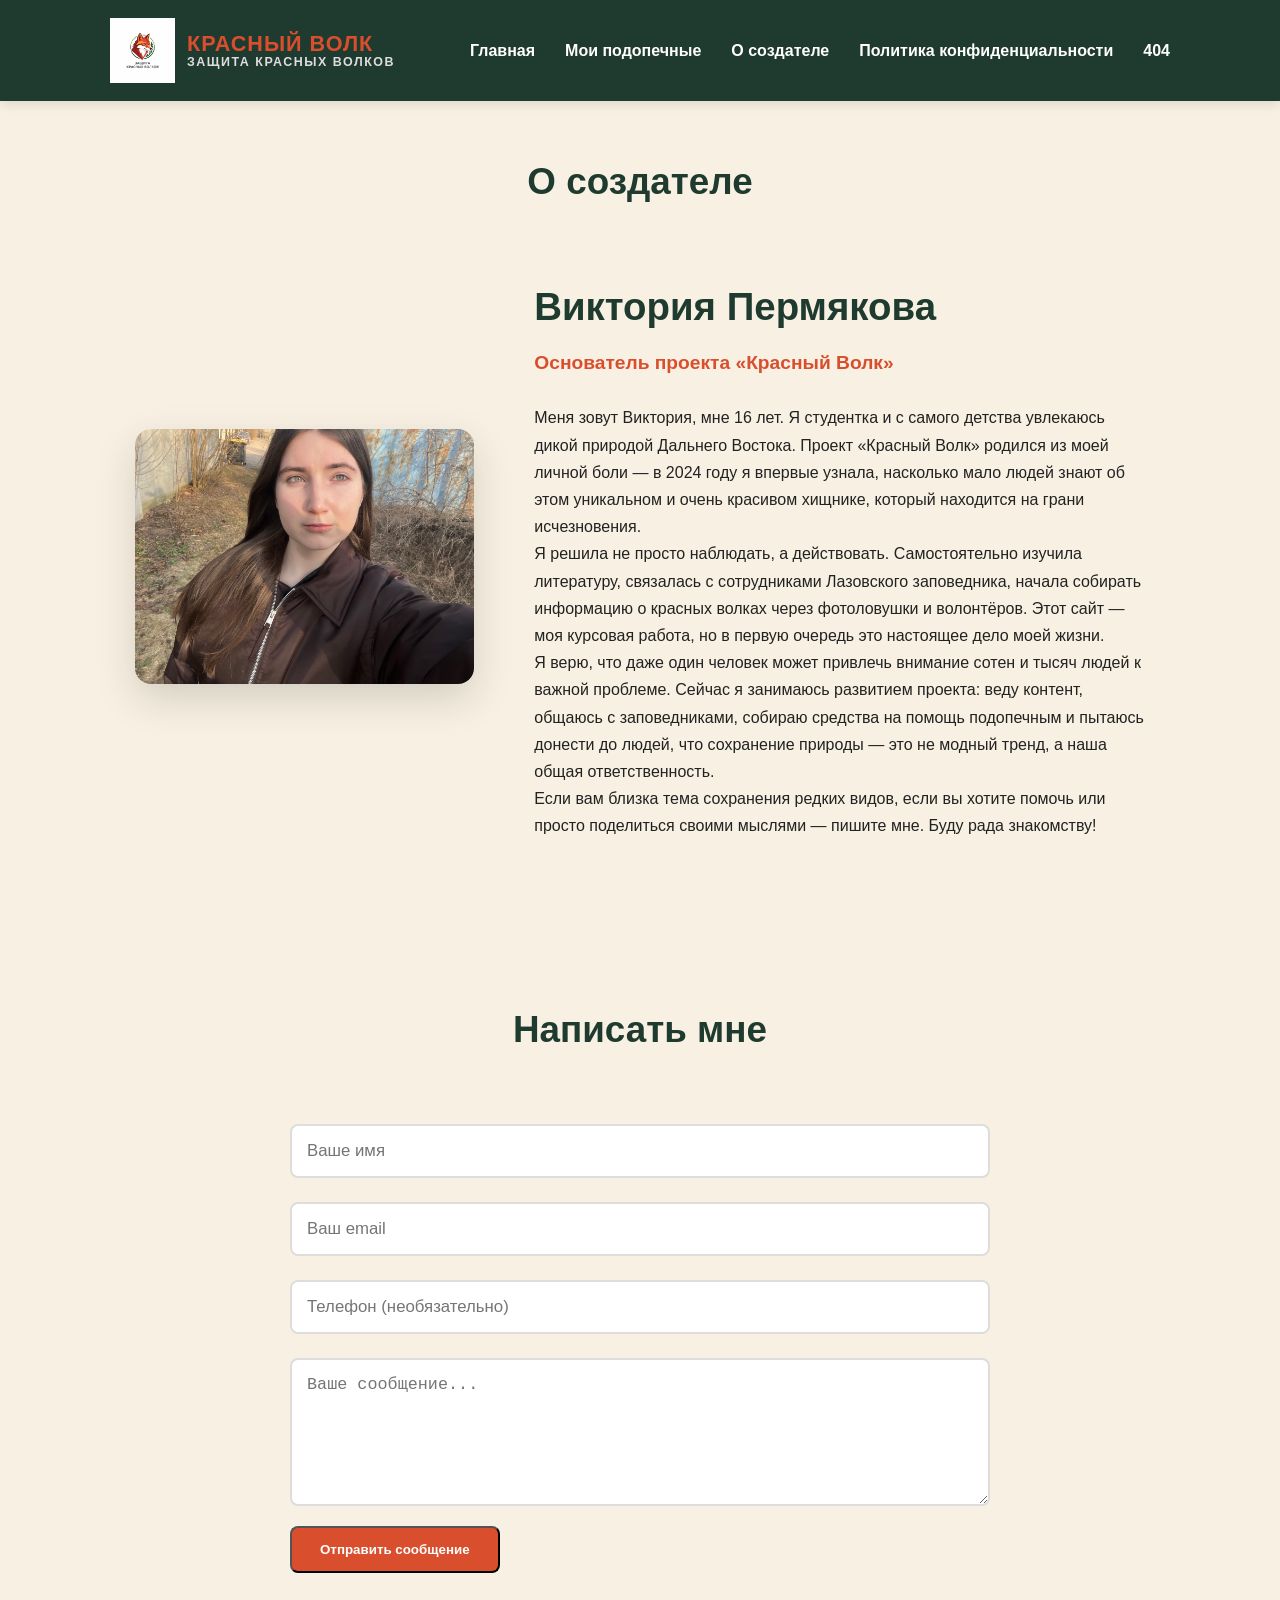
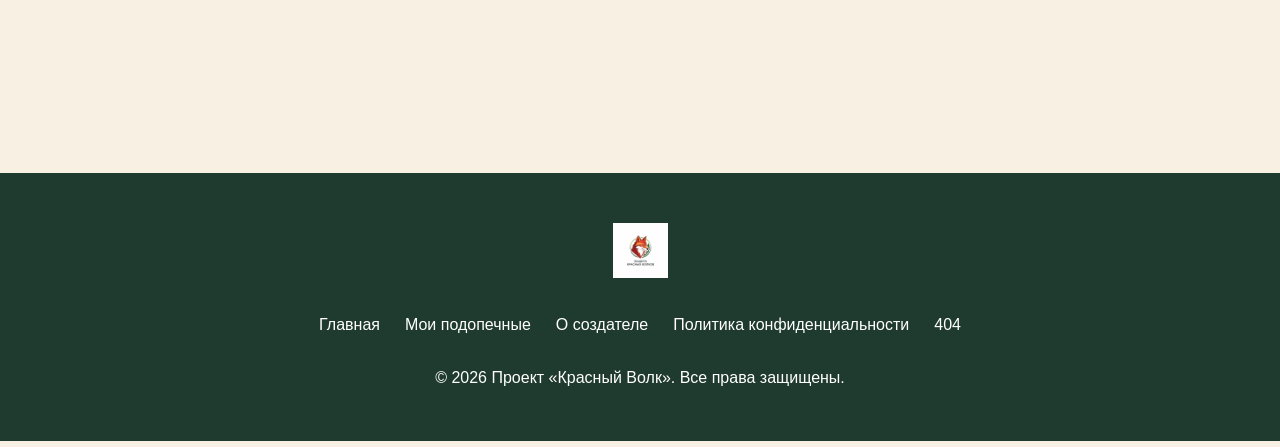
<file: o-sozdatele.html>
<!DOCTYPE html>
<html lang="ru">
<head>
    <meta charset="UTF-8">
    <meta name="viewport" content="width=device-width, initial-scale=1.0">
    <title>О создателе | Красный Волк</title>
    <link rel="stylesheet" href="style.css">
</head>
<body>

<header>
    <div class="header-container">
        <a href="index.html" class="logo">
            <img src="images/logov.png" alt="Красный Волк">
            <div class="logo-text">
                <span class="logo-main">КРАСНЫЙ ВОЛК</span>
                <span class="logo-sub">ЗАЩИТА КРАСНЫХ ВОЛКОВ</span>
            </div>
        </a>
        <nav>
            <ul>
                <li><a href="index.html">Главная</a></li>
                <li><a href="podopechnye.html">Мои подопечные</a></li>
                <li><a href="o-sozdatele.html">О создателе</a></li>
                <li><a href="privacy.docx" target="_blank">Политика конфиденциальности</a></li>
                <li><a href="404.html" target="_blank">404</a></li
            </ul>
        </nav>
    </div>
</header>

<main>
    <h1 class="section-title">О создателе</h1>

    <section class="creator-section">
        <div class="creator-content">
            <!-- Личное фото -->
            <img src="images/me.jpg" alt="Виктория Пермякова" class="creator-photo">

            <div class="creator-text">
                <h2>Виктория Пермякова</h2>
                <span class="position">Основатель проекта «Красный Волк»</span>
                
                <p>Меня зовут Виктория, мне 16 лет. Я студентка и с самого детства увлекаюсь дикой природой Дальнего Востока. Проект «Красный Волк» родился из моей личной боли — в 2024 году я впервые узнала, насколько мало людей знают об этом уникальном и очень красивом хищнике, который находится на грани исчезновения.</p>
                <p>Я решила не просто наблюдать, а действовать. Самостоятельно изучила литературу, связалась с сотрудниками Лазовского заповедника, начала собирать информацию о красных волках через фотоловушки и волонтёров. Этот сайт — моя курсовая работа, но в первую очередь это настоящее дело моей жизни.</p>
                <p>Я верю, что даже один человек может привлечь внимание сотен и тысяч людей к важной проблеме. Сейчас я занимаюсь развитием проекта: веду контент, общаюсь с заповедниками, собираю средства на помощь подопечным и пытаюсь донести до людей, что сохранение природы — это не модный тренд, а наша общая ответственность.</p>
                
                <p>Если вам близка тема сохранения редких видов, если вы хотите помочь или просто поделиться своими мыслями — пишите мне. Буду рада знакомству!</p>
            </div>
        </div>
    </section>

    <!-- Форма обратной связи -->
    <section class="contact-section">
        <h2 class="section-title">Написать мне</h2>
        <div class="contact-form-container">
            <form action="#" method="post" class="contact-form">
                <input type="text" placeholder="Ваше имя" required>
                <input type="email" placeholder="Ваш email" required>
                <input type="tel" placeholder="Телефон (необязательно)">
                <textarea placeholder="Ваше сообщение..." rows="6" required></textarea>
                <button type="submit" class="btn">Отправить сообщение</button>
            </form>
        </div>
    </section>
</main>

<footer>
    <div class="footer-container">
        <a href="index.html" class="logo-footer">
            <img src="images/logov.png" alt="Красный Волк">
        </a>
        <div class="footer-menu">
            <ul>
                <li><a href="index.html">Главная</a></li>
                <li><a href="podopechnye.html">Мои подопечные</a></li>
                <li><a href="o-sozdatele.html">О создателе</a></li>
                <li><a href="privacy.docx" target="_blank">Политика конфиденциальности</a></li>
                <li><a href="404.html" target="_blank">404</a></li>
            </ul>
        </div>
        <p>&copy; 2026 Проект «Красный Волк». Все права защищены.</p>
    </div>
</footer>

</body>
</html>
</file>
<file: style.css>
:root {
    --color1: #1F3A2E;
    --color2: #F8F1E3;
    --color3: #D94F2E;
}

* {
    margin: 0;
    padding: 0;
    box-sizing: border-box;
}

body {
    font-family: 'Arial', sans-serif;
    background-color: var(--color2);
    color: #222;
    line-height: 1.7;
}

/* ==================== HEADER ==================== */
header {
    background-color: var(--color1);
    color: white;
    padding: 18px 0;
    position: sticky;
    top: 0;
    z-index: 100;
    box-shadow: 0 4px 10px rgba(0,0,0,0.1);
}

.header-container {
    max-width: 1100px;
    margin: 0 auto;
    display: flex;
    justify-content: space-between;
    align-items: center;
    padding: 0 20px;
}

.logo {
    font-size: 30px;
    font-weight: bold;
    color: var(--color3);
    text-decoration: none;
    display: flex;
    align-items: center;
    gap: 10px;
}

nav ul {
    list-style: none;
    display: flex;
    gap: 30px;
}

nav a {
    color: white;
    text-decoration: none;
    font-weight: 600;
    transition: color 0.3s;
    position: relative;
}

nav a:hover,
nav a.active {
    color: var(--color3);
}

nav a::after {
    content: '';
    position: absolute;
    bottom: -2px;
    left: 0;
    width: 0;
    height: 2px;
    background: var(--color3);
    transition: width 0.3s;
}

nav a:hover::after {
    width: 100%;
}

/* ==================== MAIN CONTAINER ==================== */
main {
    max-width: 1100px;
    margin: 50px auto;
    padding: 0 20px;
}

/* ==================== FOOTER ==================== */
footer {
    background-color: var(--color1);
    color: white;
    text-align: center;
    padding: 50px 20px;
    margin-top: 120px;
}

.footer-container {
    max-width: 1100px;
    margin: 0 auto;
}

.footer-menu ul {
    list-style: none;
    display: flex;
    justify-content: center;
    gap: 25px;
    margin: 25px 0;
    flex-wrap: wrap;
}

.footer-menu a {
    color: white;
    text-decoration: none;
}

.footer-menu a:hover {
    color: var(--color3);
}

/* ==================== BUTTONS ==================== */
.btn {
    display: inline-block;
    background-color: var(--color3);
    color: white;
    padding: 14px 28px;
    border-radius: 8px;
    text-decoration: none;
    font-weight: bold;
    transition: all 0.3s;
}

.btn:hover {
    background-color: #c13f22;
    transform: translateY(-3px);
}

/* ==================== 404 PAGE ==================== */
.error-page {
    min-height: 70vh;
    display: flex;
    align-items: center;
    justify-content: center;
    padding: 40px 20px;
    background-color: var(--color2);
}

.error-container {
    max-width: 900px;
    display: flex;
    align-items: center;
    gap: 60px;
    flex-wrap: wrap;
    justify-content: center;
    text-align: center;
}

.error-content {
    flex: 1;
    min-width: 300px;
}

.error-code {
    font-size: 8.5rem;
    font-weight: 900;
    line-height: 1;
    color: var(--color3);
    margin: 0;
    text-shadow: 0 8px 25px rgba(217, 79, 46, 0.25);
}

.error-title {
    font-size: 2.1rem;
    color: var(--color1);
    margin: 10px 0 20px;
}

.error-text {
    font-size: 1.2rem;
    color: #444;
    max-width: 480px;
    margin: 0 auto 35px;
}

.error-actions {
    display: flex;
    gap: 18px;
    justify-content: center;
    flex-wrap: wrap;
}

.error-image {
    flex: 1;
    min-width: 280px;
    text-align: center;
}

.error-image img {
    max-width: 100%;
    border-radius: 16px;
    box-shadow: 0 15px 35px rgba(0, 0, 0, 0.15);
}

/* Адаптив */
@media (max-width: 768px) {
    .header-container,
    .footer-container,
    main {
        padding: 0 15px;
    }
    
    nav ul {
        gap: 20px;
        font-size: 0.95rem;
    }
    
    .error-code {
        font-size: 6.5rem;
    }
    
    .error-container {
        gap: 30px;
    }
}

/* ==================== ГЛАВНАЯ СТРАНИЦА ==================== */

.about-text p,
.story-text p {
    text-align: justify;
    hyphens: auto;
    margin-bottom: 18px;
}

.about-text p:last-child,
.story-text p:last-child {
    margin-bottom: 0;
}

.section-title {
    color: var(--color1);
    text-align: center;
    font-size: 2.3rem;
    margin-bottom: 50px;
}


.utp-grid {
    display: grid;
    grid-template-columns: repeat(auto-fit, minmax(280px, 1fr));
    gap: 20px;
}

.utp-card {
    background: white;
    padding: 25px;
    border-radius: 12px;
    box-shadow: 0 8px 20px rgba(0,0,0,0.08);
    font-size: 1.1rem;
    text-align: center;
}

/* Адаптив */
@media (max-width: 768px) {
    .about-grid, .story-grid {
        grid-template-columns: 1fr;
        gap: 30px;
    }
    .hero-title {
        font-size: 2.4rem;
    }
}

/* ==================== БЛОК О ПРОЕКТЕ ==================== */

.about-grid {
    display: grid;
    grid-template-columns: 1.1fr 0.9fr;
    gap: 55px;
    align-items: center;        /* возвращаем центрирование */
    max-width: 1150px;
    margin: 0 auto;
}

.about-image {
    width: 100%;
    height: 430px;
    object-fit: cover;
    border-radius: 26px;
    box-shadow: 0 15px 40px rgba(0, 0, 0, 0.18);
    margin-top: -20px;          /* небольшое поднятие — красиво и аккуратно */
}

.about-text {
    font-size: 1.08rem;
    line-height: 1.8;
    padding-top: 10px;
}

.about-text p {
    text-align: center;
    margin-bottom: 26px;
}

.about-text p:last-child {
    margin-bottom: 60px;
}

/* Адаптив */
@media (max-width: 768px) {
    .about-grid {
        grid-template-columns: 1fr;
        gap: 40px;
    }
    .about-image {
        height: 380px;
        margin-top: 0;
    }
    .about-text {
        padding-top: 0;
    }
}



/* ==================== ИСТОРИЯ ТАЙГИ ==================== */

.story-grid {
    display: grid;
    grid-template-columns: 1.1fr 0.9fr;
    gap: 55px;
    align-items: center;
    max-width: 1150px;
    margin: 0 auto;
}

.story-image {
    width: 100%;
    height: 430px;
    object-fit: cover;
    border-radius: 26px;
    box-shadow: 0 15px 40px rgba(0, 0, 0, 0.18);
    margin-top: -20px;
}

.story-text h3 {
    font-size: 1.45rem;
    color: var(--color1);
    margin-bottom: 20px;
    text-align: center;
}

.story-text p {
    text-align: center;
    font-size: 1.08rem;
    line-height: 1.8;
    margin-bottom: 24px;
}

.story-text p:last-child {
    margin-bottom: 0;
}

/* Адаптив */
@media (max-width: 768px) {
    .story-grid,
    .about-grid {
        grid-template-columns: 1fr;
        gap: 40px;
    }
    .story-image,
    .about-image {
        height: 380px;
        margin-top: 0;
    }
}

/* Опускаем заголовок "История Тайги" */
.story-section {
    margin-top: 120px;           /* ← Основной отступ сверху */
}

.story-section .section-title {
    margin-bottom: 70px;         /* расстояние от заголовка до контента */
}

/* ==================== НАШИ ПАРТНЁРЫ ==================== */

.partners-section {
    margin: 100px 0;
    text-align: center;
}

.partners-subtitle {
    font-size: 1.25rem;
    color: #555;
    max-width: 700px;
    margin: 20px auto 50px;
    line-height: 1.6;
}

.partners-grid {
    display: grid;
    grid-template-columns: repeat(auto-fit, minmax(220px, 1fr));
    gap: 40px;
    max-width: 1100px;
    margin: 0 auto;
    padding: 0 20px;
}

.partner-card {
    background: white;
    padding: 35px 25px;
    border-radius: 16px;
    box-shadow: 0 8px 25px rgba(0, 0, 0, 0.08);
    transition: all 0.4s ease;
    display: flex;
    align-items: center;
    justify-content: center;
    min-height: 160px;
    border: 1px solid rgba(217, 79, 46, 0.1);
}

.partner-card:hover {
    transform: translateY(-12px);
    box-shadow: 0 20px 40px rgba(217, 79, 46, 0.15);
    border-color: var(--color3);
}

.partner-card img {
    max-width: 100%;
    max-height: 90px;
    object-fit: contain;
    filter: grayscale(80%);
    transition: all 0.4s ease;
}

.partner-card:hover img {
    filter: grayscale(0%);
    transform: scale(1.08);
}

/* Адаптивность */
@media (max-width: 768px) {
    .partners-grid {
        grid-template-columns: repeat(auto-fit, minmax(180px, 1fr));
        gap: 25px;
    }
    
    .partner-card {
        min-height: 140px;
        padding: 25px 20px;
    }
}

/* ==================== ЛОГОТИП ==================== */

.logo img {
    height: 68px;
    width: auto;
    transition: transform 0.3s ease;
}

.logo:hover img {
    transform: scale(1.05);
}

/* Логотип в подвале */
.logo-footer img {
    height: 55px;
    width: auto;
}

.logo {
    display: flex;
    align-items: center;
}

/* Убираем старые стили текста логотипа */
.logo:not(.logo-footer) {
    font-size: 0; /* скрываем текст, если он остался */
}

/* Адаптивность логотипа */
@media (max-width: 768px) {
    .logo img {
        height: 58px;
    }
    .logo-footer img {
        height: 48px;
    }
}

/* ==================== ЛОГО + НАЗВАНИЕ ==================== */

.logo {
    display: flex;
    align-items: center;
    gap: 12px;
    text-decoration: none;
    color: inherit;
}

.logo img {
    height: 65px;
    width: auto;
    flex-shrink: 0;
}

.logo-text {
    display: flex;
    flex-direction: column;
    justify-content: center;
    line-height: 1.1;
}

.logo-main {
    font-size: 1.35rem;
    font-weight: 800;
    color: var(--color3);
    letter-spacing: 1px;
}

.logo-sub {
    font-size: 0.78rem;
    font-weight: 600;
    color: #ddd;
    letter-spacing: 1.5px;
    text-transform: uppercase;
}

/* Hover эффект */
.logo:hover .logo-main {
    color: white;
}

.logo:hover img {
    transform: scale(1.05);
}

/* Адаптивность */
@media (max-width: 768px) {
    .logo img {
        height: 52px;
    }
    
    .logo-main {
        font-size: 1.15rem;
    }
    
    .logo-sub {
        font-size: 0.68rem;
    }
}

/* ==================== КОМАНДА ПРОЕКТА ==================== */

.team-section {
    margin: 100px 0;
    text-align: center;
}

.section-subtitle {
    font-size: 1.25rem;
    color: #555;
    max-width: 700px;
    margin: 20px auto 60px;
}

.team-grid {
    display: grid;
    grid-template-columns: repeat(auto-fit, minmax(260px, 1fr));
    gap: 30px;
    max-width: 1200px;
    margin: 0 auto;
    padding: 0 20px;
}

.team-card {
    background: white;
    border-radius: 16px;
    overflow: hidden;
    box-shadow: 0 8px 25px rgba(0, 0, 0, 0.1);
    transition: all 0.4s ease;
    text-align: center;
}

.team-card:hover {
    transform: translateY(-15px);
    box-shadow: 0 20px 40px rgba(217, 79, 46, 0.15);
}

.team-card img {
    width: 100%;
    height: 280px;
    object-fit: cover;
}

.team-card h3 {
    margin: 20px 0 6px 0;
    color: var(--color1);
    font-size: 1.4rem;
}

.team-card .position {
    display: block;
    color: var(--color3);
    font-weight: 600;
    margin-bottom: 12px;
    font-size: 1rem;
}

.team-card p {
    padding: 0 20px 25px;
    color: #444;
    line-height: 1.6;
}

/* ==================== КАРТА ==================== */

.map-section {
    margin: 100px 0;
    text-align: center;
}

.map-container {
    max-width: 1200px;
    margin: 40px auto;
    border-radius: 16px;
    overflow: hidden;
    box-shadow: 0 15px 40px rgba(0, 0, 0, 0.12);
}

/* ==================== СТРАНИЦА "МОИ ПОДОПЕЧНЫЕ" ==================== */

.info-section {
    max-width: 1100px;
    margin: 60px auto;
    padding: 0 25px;
    text-align: center;
}

.info-content {
    background: white;
    padding: 50px 40px;
    border-radius: 16px;
    box-shadow: 0 10px 30px rgba(0, 0, 0, 0.08);
}

.info-content h2 {
    color: var(--color1);
    margin-bottom: 25px;
    font-size: 2rem;
}

/* ==================== КАРТОЧКИ ПОДОПЕЧНЫХ ==================== */

.wards-section {
    margin: 100px 0;
}

.wards-grid {
    display: grid;
    grid-template-columns: repeat(auto-fit, minmax(320px, 1fr));
    gap: 30px;
    max-width: 1300px;
    margin: 50px auto 0;
    padding: 0 25px;
}

.ward-card {
    background: white;
    border-radius: 16px;
    overflow: hidden;
    box-shadow: 0 8px 25px rgba(0, 0, 0, 0.1);
    transition: all 0.4s ease;
    text-align: center;
}

.ward-card:hover {
    transform: translateY(-15px);
    box-shadow: 0 20px 40px rgba(217, 79, 46, 0.18);
}

.ward-card img {
    width: 100%;
    height: 260px;
    object-fit: cover;
}

.ward-card h3 {
    margin: 20px 0 10px;
    color: var(--color1);
    font-size: 1.5rem;
}

.ward-card p {
    padding: 0 20px 20px;
    color: #444;
    line-height: 1.65;
}

.donate-btn {
    background-color: var(--color3);
    color: white;
    padding: 14px 28px;
    border-radius: 8px;
    text-decoration: none;
    font-weight: bold;
    display: inline-block;
    margin-bottom: 25px;
    transition: all 0.3s;
}

.donate-btn:hover {
    background-color: #b33f24;
    transform: translateY(-3px);
}

/* ==================== ОТЗЫВЫ ==================== */

.reviews-section {
    margin: 120px 0;
    background: #f8f1e3;
    padding: 80px 0;
}

.reviews-grid {
    display: grid;
    grid-template-columns: repeat(auto-fit, minmax(340px, 1fr));
    gap: 30px;
    max-width: 1200px;
    margin: 50px auto;
    padding: 0 25px;
}

.review-card {
    background: white;
    padding: 35px;
    border-radius: 16px;
    box-shadow: 0 8px 25px rgba(0, 0, 0, 0.08);
    text-align: center;
}

.review-card img {
    width: 80px;
    height: 80px;
    border-radius: 50%;
    object-fit: cover;
    margin-bottom: 20px;
    border: 3px solid var(--color3);
}

.review-card p {
    font-style: italic;
    color: #333;
    line-height: 1.7;
    margin-bottom: 15px;
}

/* ==================== СТРАНИЦА ПОЖЕРТВОВАНИЙ ==================== */

.donate-page {
    max-width: 1200px;
    margin: 80px auto;
    padding: 0 25px;
}

.donate-subtitle {
    text-align: center;
    font-size: 1.45rem;
    color: #444;
    margin-bottom: 50px;
}

.donate-container {
    display: grid;
    grid-template-columns: 1fr 1fr;           /* Две равные колонки */
    gap: 50px;
    align-items: start;
}

.donate-info, .donate-form {
    background: white;
    padding: 45px 40px;
    border-radius: 16px;
    box-shadow: 0 10px 35px rgba(0, 0, 0, 0.1);
}

/* Левый блок - способы оплаты */
.donate-info {
    text-align: left;
}

.bank-details {
    background: #f8f1e3;
    padding: 30px;
    border-radius: 12px;
    border-left: 6px solid var(--color3);
    margin: 25px 0;
}

.bank-details h3 {
    color: var(--color1);
    margin-bottom: 20px;
}

.copy-text {
    cursor: pointer;
    color: var(--color3);
    font-weight: 600;
}

.copy-text:hover {
    text-decoration: underline;
}

/* QR-код */
.qr-code {
    text-align: center;
    margin-top: 30px;
}

.qr-code img {
    max-width: 260px;
    border-radius: 12px;
    box-shadow: 0 10px 30px rgba(0,0,0,0.15);
}

/* Правый блок - форма */
.donate-form input,
.donate-form textarea {
    width: 100%;
    padding: 15px;
    margin: 12px 0;
    border: 2px solid #e0e0e0;
    border-radius: 8px;
    font-size: 1.05rem;
}

.donate-form input:focus,
.donate-form textarea:focus {
    border-color: var(--color3);
    outline: none;
}

.donate-form button {
    width: 100%;
    padding: 16px;
    margin-top: 15px;
    font-size: 1.2rem;
    background: var(--color3);
    color: white;
    border: none;
    border-radius: 8px;
    cursor: pointer;
}

.donate-form button:hover {
    background: #b33f24;
    transform: translateY(-3px);
}

/* Адаптив */
@media (max-width: 900px) {
    .donate-container {
        grid-template-columns: 1fr;   /* На мобильных — одна колонка */
        gap: 40px;
    }
}

/* ==================== СТРАНИЦА "О СОЗДАТЕЛЕ" ==================== */

.creator-section {
    max-width: 1100px;
    margin: 60px auto;
    padding: 0 25px;
}

.creator-content {
    display: grid;
    grid-template-columns: 1fr 1.8fr;
    gap: 60px;
    align-items: center;
}

.creator-photo {
    width: 100%;
    max-width: 380px;
    border-radius: 16px;
    box-shadow: 0 15px 40px rgba(0, 0, 0, 0.15);
}

.creator-text h2 {
    font-size: 2.4rem;
    color: var(--color1);
    margin-bottom: 8px;
}

.position {
    color: var(--color3);
    font-size: 1.2rem;
    font-weight: 600;
    display: block;
    margin-bottom: 25px;
}

.contact-section {
    background: #f8f1e3;
    padding: 80px 25px;
    margin-top: 80px;
}

.contact-form-container {
    max-width: 700px;
    margin: 0 auto;
}

.contact-form input,
.contact-form textarea {
    width: 100%;
    padding: 15px;
    margin: 12px 0;
    border: 2px solid #ddd;
    border-radius: 8px;
    font-size: 1.05rem;
}

.contact-form input:focus,
.contact-form textarea:focus {
    border-color: var(--color3);
    outline: none;
}

/* Адаптив */
@media (max-width: 768px) {
    .creator-content {
        grid-template-columns: 1fr;
        gap: 40px;
        text-align: center;
    }
}
</file>
